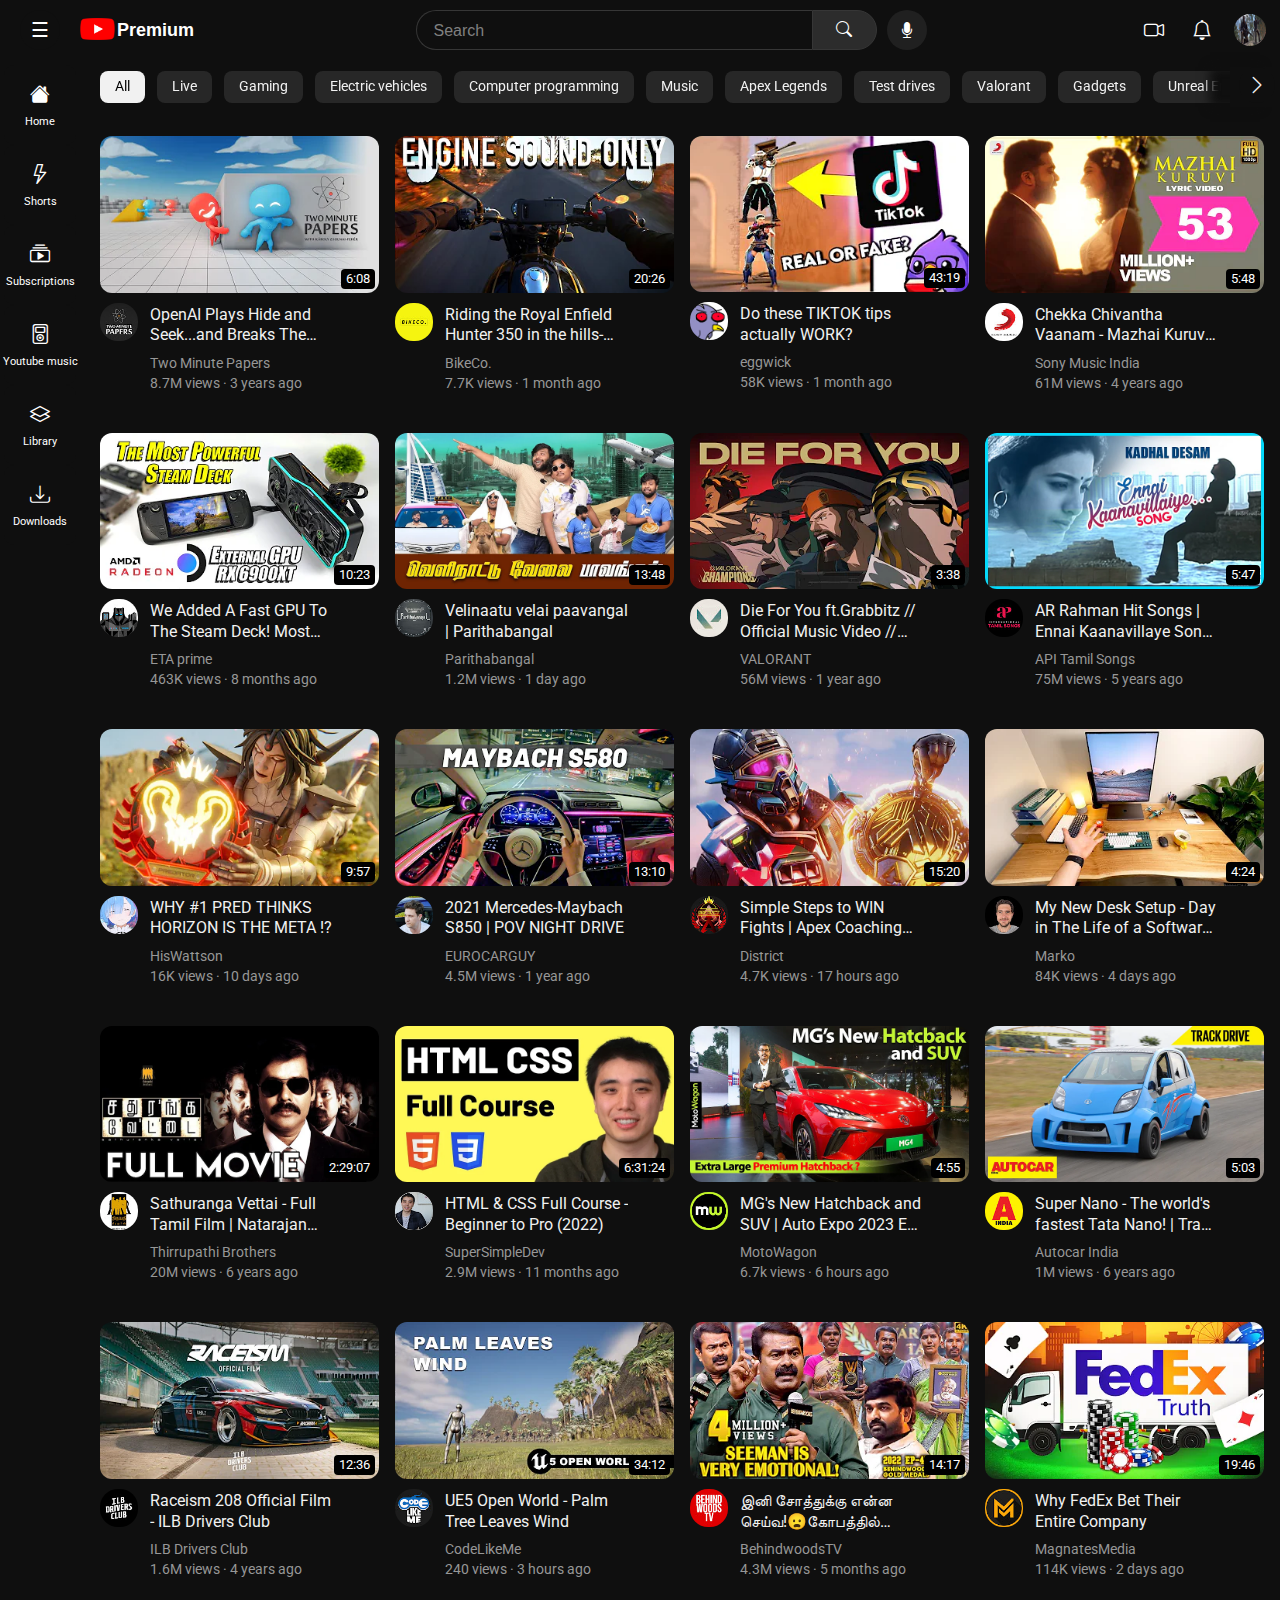
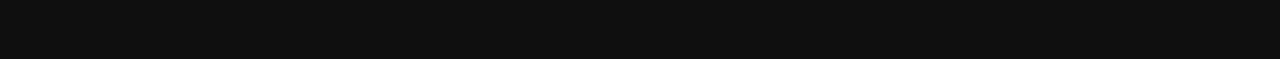
<file: index.html>
<!DOCTYPE html>
<html lang="en">
<head>
    <meta charset="UTF-8">
    <meta http-equiv="X-UA-Compatible" content="IE=edge">
    <meta name="viewport" content="width=device-width, initial-scale=1.0">
    <title>YooTube</title>
    <link rel="icon" href="assets/youtube_icon/youtubelogo.webp">
    <link rel="preconnect" href="https://fonts.googleapis.com">
    <link rel="preconnect" href="https://fonts.gstatic.com" crossorigin>
    <link href="https://fonts.googleapis.com/css2?family=Roboto&display=swap" rel="stylesheet">
    <link href="https://cdn.jsdelivr.net/npm/bootstrap@5.2.3/dist/css/bootstrap.min.css" rel="stylesheet">
    <link rel="stylesheet" href="https://cdn.jsdelivr.net/npm/bootstrap-icons@1.3.0/font/bootstrap-icons.css">
    <link rel='stylesheet' href="CSSfiles/yootube.css">
    <script src="https://code.jquery.com/jquery-3.6.4.min.js" type="text/javascript"></script>
</head>
<body>
    <div class="overlay_layer"></div>
    <div class="main">
        <div class="topbox text-white">
            <div class="brand_div pe-4">
                <div class="logo"><img src="assets/youtube_icon/youtubelogo.webp" alt="youtubelogo" class="youtubelogo"></div>
                <div class="youtube_text">Premium</div></div>
            <div class="search_container d-flex">
            <div class="input_container">
                <input type="text" class="search" placeholder='Search'>
            </div>
            <button class="searchbutton bi-search text-white"></button>
            <span class="voice bi-mic-fill" title="search with your voice"></span></div>
            <div class="wrapper gap-2 d-flex">
                <span class="create bi-camera-video fs-5"></span>
                <span class="notifications bi-bell fs-5"></span>
                <div class="userimgholder px-1"><img src="assets/youtube_icon/userdp.jpg" alt="Userlogo" class="userimg"></div></div>     
        </div>

        <div class="recommended_tags" id="recommended_tags">
            <div class="left position-absolute"><button class="bi-chevron-left" id="move_left_button"></button></div>
            <div class="add_tags d-flex"></div>
            <span class="right position-absolute"><button class="bi-chevron-right" id="move_right_button"></button></span>
        </div>
        
        <button class="expand_navibar fs-5 border-0" id="expand_navibar" >&#9776;</button>
        <div class="navibar">
            <button class="icon"><span class="bi-house-fill fs-5"></span>Home</button>
            <button class="icon"><span class="bi-lightning fs-5"></span>Shorts</button>
            <button class="icon"><span class="bi-collection-play fs-5"></span>Subscriptions</button>
            <button class="icon"><span class="bi-music-player fs-5"></span>Youtube music</button>
            <button class="icon"><span class="bi-layers fs-5"></span>Library</button>
            <button class="icon"><span class="bi-download fs-5"></span>Downloads</button>
        </div>
        <div class="master_container"></div>
    </div>
    <div class="bottom_navibar">
        <button class="bottom_icon"><span class="bi-house-fill fs-5"></span>Home</button>
        <button class="bottom_icon"><span class="bi-lightning fs-5"></span>Shorts</button>
        <button class="bottom_icon"><span class="bi-collection-play fs-5"></span>Subscriptions</button>
        <button class="bottom_icon"><span class="bi-layers fs-5"></span>Library</button>
    </div>
    <div class="extended_navibar">
        <div class="container d-flex align-items-center">
            <button class="collapse_navibar fs-5 border-0 text-white">&#9776;</button>
            <div class="brand_div mt-1">
                <div class="logo mt-1"><img src="assets/youtube_icon/youtubelogo.webp" alt="youtubelogo" class="youtubelogo"></div>
                <div class="youtube_text mt-1">Premium</div></div>
        </div>
        <div class="scroll_contain">
        <div class="contain border-bottom border-dark mx-3 py-3">
        <a href="" class="hidden_buttons bi-house-fill ps-3" id="home"><span class="hb_text px-4">Home</span></a> 
        <a href="" class="hidden_buttons bi-lightning ps-3"><span class="hb_text px-4">Shorts</span></a>
        <a href="" class="hidden_buttons bi-collection-play ps-3"><span class="hb_text px-4">Subscriptions</span></a>
        <a href="" class="hidden_buttons bi-play-btn ps-3"><span class="hb_text px-4">Originals</span></a>
        <a href="" class="hidden_buttons bi-music-player ps-3"><span class="hb_text px-4">Youtube Music</span></a></div>
        <div class="contain border-bottom border-dark mx-3 py-3">
        <a href="" class="hidden_buttons bi-layers ps-3"><span class="hb_text px-4">Library</span></a>
        <a href="" class="hidden_buttons bi-clock-history ps-3"><span class="hb_text px-4">History</span></a>
        <a href="" class="hidden_buttons bi-play ps-3"><span class="hb_text px-4">Your videos</span></a>
        <a href="" class="hidden_buttons bi-clock ps-3"><span class="hb_text px-4">Watch Later</span></a>
        <a href="" class="hidden_buttons bi-download ps-3"><span class="hb_text px-4">Downloads</span></a></div>
        <div class="subs_contain border-bottom border-dark mx-3 pb-3 pt-3">
            <span class="subs_title ps-2">Subscriptions</span>
        </div>
        <div class="contain border-bottom border-dark mx-3 py-3">
            <a href="" class="hidden_buttons bi-gear ps-3"><span class="hb_text px-4">Settings</span></a>
            <a href="" class="hidden_buttons bi-flag ps-3"><span class="hb_text px-4">Report history</span></a>
            <a href="" class="hidden_buttons bi-question-circle ps-3"><span class="hb_text px-4">Help</span></a>
            <a href="" class="hidden_buttons bi-exclamation-square ps-3"><span class="hb_text px-4">Send feedback</span></a>
        </div>
    </div>
    </div>
    <script src="JSfiles/yootube.js"></script>
    <script src="JSfiles/data.js"></script>
</body>
</html>
</file>
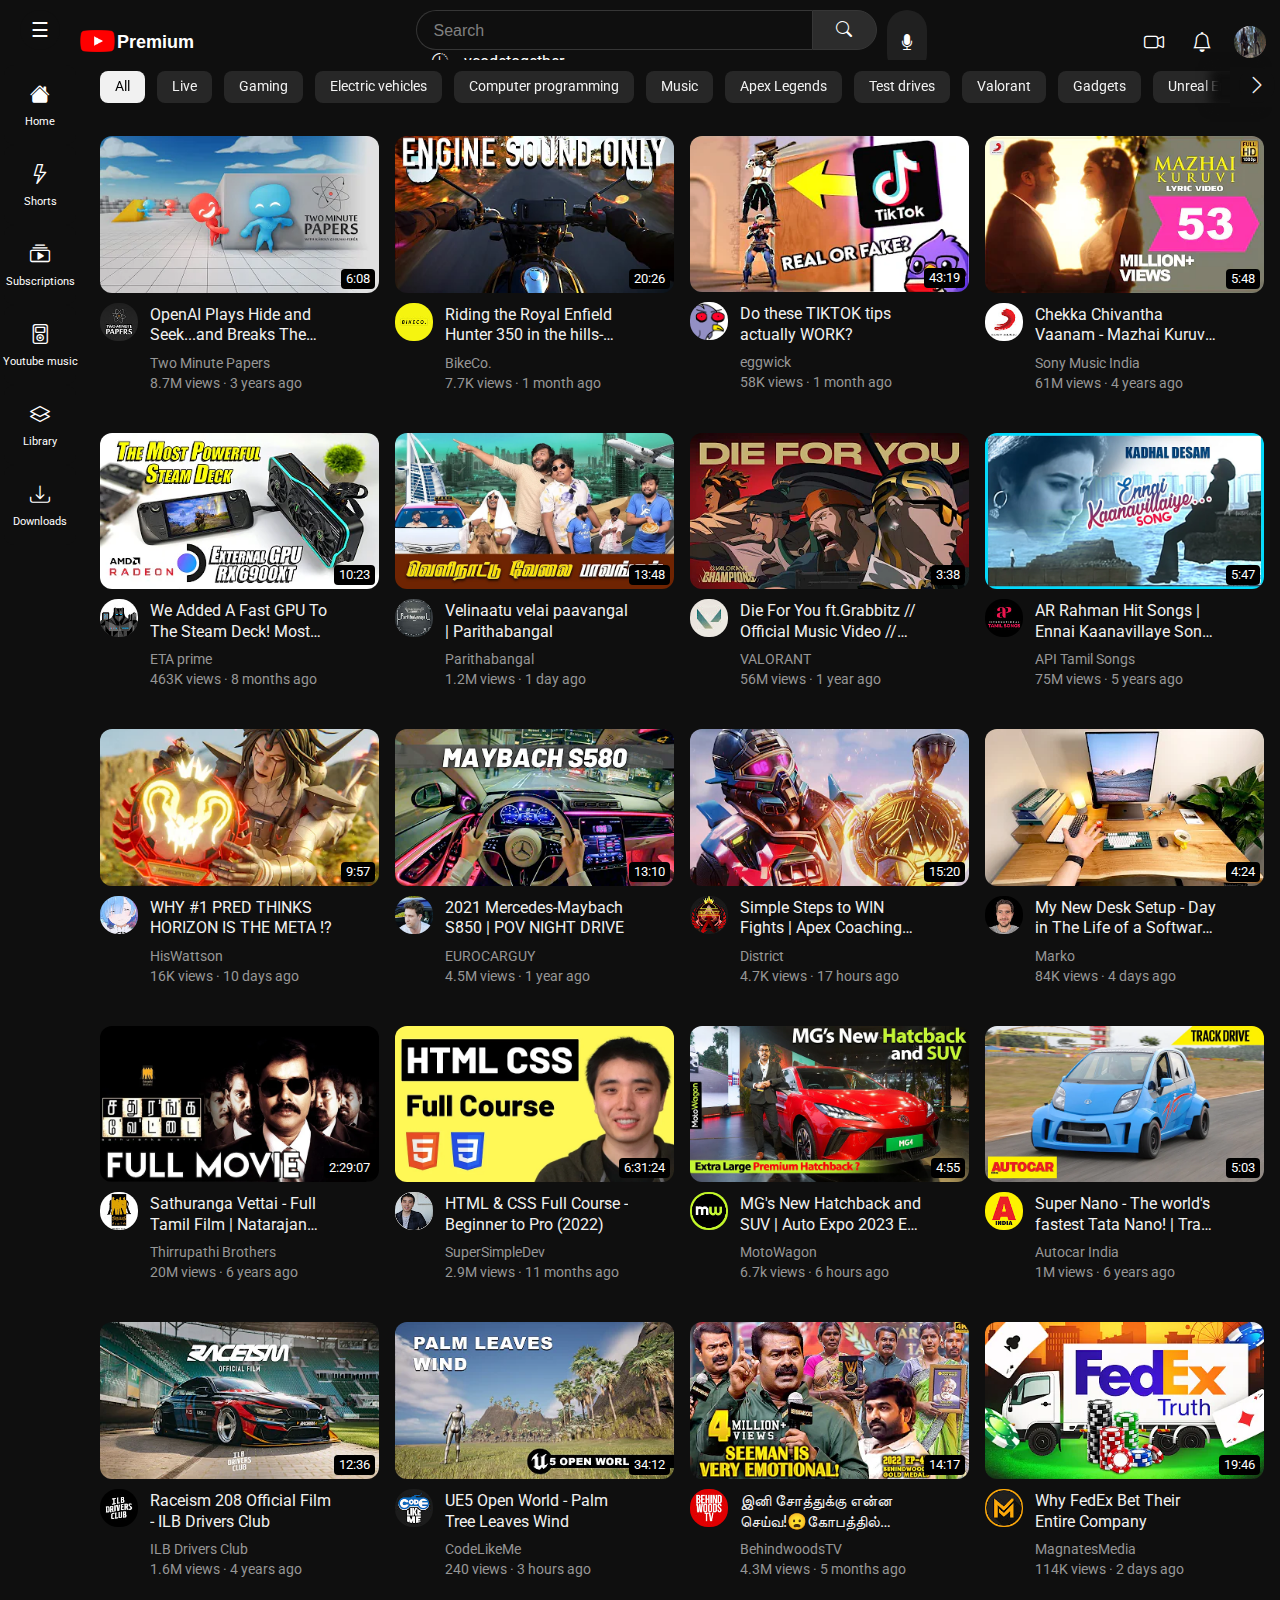
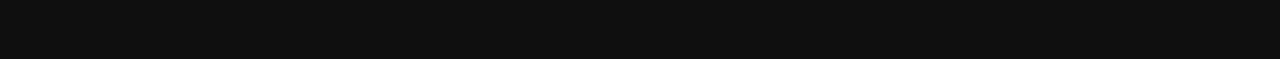
<file: yootube.html>
<!DOCTYPE html>
<html lang="en">
<head>
    <meta charset="UTF-8">
    <meta http-equiv="X-UA-Compatible" content="IE=edge">
    <meta name="viewport" content="width=device-width, initial-scale=1.0">
    <title>YooTube</title>
    <link rel="icon" href="assets/youtube_icon/youtubelogo.webp">
    <link rel="preconnect" href="https://fonts.googleapis.com">
    <link rel="preconnect" href="https://fonts.gstatic.com" crossorigin>
    <link href="https://fonts.googleapis.com/css2?family=Roboto&display=swap" rel="stylesheet">
    <link href="https://cdn.jsdelivr.net/npm/bootstrap@5.2.3/dist/css/bootstrap.min.css" rel="stylesheet">
    <link rel="stylesheet" href="https://cdn.jsdelivr.net/npm/bootstrap-icons@1.3.0/font/bootstrap-icons.css">
    <link rel='stylesheet' href="CSSfiles/yootube.css">
    <script src="http://ajax.googleapis.com/ajax/libs/jquery/1.7.1/jquery.min.js" type="text/javascript"></script>
</head>
<body>
    <div class="overlay_layer"></div>
    <div class="main">
        <div class="topbox text-white">
            <div class="brand_div pe-4">
                <div class="logo"><img src="assets/youtube_icon/youtubelogo.webp" alt="youtubelogo" class="youtubelogo"></div>
                <div class="youtube_text">Premium</div></div>
            <div class="search_container d-flex">
            <div class="input_container"><input type="text" class="search" placeholder='Search'>
                <div class="search_history"><div class="highlight d-block"><span class="bi-clock-history px-3"></span><span>vcodetogether</span></div></div>
            </div>
            <button class="searchbutton bi-search text-white"></button>
            <span class="voice bi-mic-fill" title="search with your voice"></span></div>
            <div class="wrapper gap-2 d-flex">
                <span class="create bi-camera-video fs-5"></span>
                <span class="notifications bi-bell fs-5"></span>
                <div class="userimgholder px-1"><img src="assets/youtube_icon/userdp.jpg" alt="Userlogo" class="userimg"></div></div>     
        </div>

        <div class="recommended_tags" id="recommended_tags">
            <div class="left position-absolute"><button class="bi-chevron-left" id="move_left_button"></button></div>
            <div class="add_tags d-flex"></div>
            <span class="right  position-absolute"><button class="bi-chevron-right" id="move_right_button"></button></span>
        </div>
        
        <button class="expand_navibar fs-5 border-0" id="expand_navibar" >&#9776;</button>
        <div class="navibar">
            <button class="icon"><span class="bi-house-fill fs-5"></span>Home</button>
            <button class="icon"><span class="bi-lightning fs-5"></span>Shorts</button>
            <button class="icon"><span class="bi-collection-play fs-5"></span>Subscriptions</button>
            <button class="icon"><span class="bi-music-player fs-5"></span>Youtube music</button>
            <button class="icon"><span class="bi-layers fs-5"></span>Library</button>
            <button class="icon"><span class="bi-download fs-5"></span>Downloads</button>
        </div>
        <div class="master_container"></div>
    </div>
    <div class="bottom_navibar">
        <button class="bottom_icon"><span class="bi-house-fill fs-5"></span>Home</button>
        <button class="bottom_icon"><span class="bi-lightning fs-5"></span>Shorts</button>
        <button class="bottom_icon"><span class="bi-collection-play fs-5"></span>Subscriptions</button>
        <button class="bottom_icon"><span class="bi-layers fs-5"></span>Library</button>
    </div>
    <div class="extended_navibar">
        <div class="container d-flex align-items-center">
            <button class="collapse_navibar fs-5 border-0 text-white">&#9776;</button>
            <div class="brand_div mt-1">
                <div class="logo mt-1"><img src="assets/youtube_icon/youtubelogo.webp" alt="youtubelogo" class="youtubelogo"></div>
                <div class="youtube_text mt-1">Premium</div></div>
        </div>
        <div class="scroll_contain">
        <div class="contain border-bottom border-dark mx-3 py-3">
        <a href="" class="hidden_buttons bi-house-fill ps-3" id="home"><span class="hb_text px-4">Home</span></a> 
        <a href="" class="hidden_buttons bi-lightning ps-3"><span class="hb_text px-4">Shorts</span></a>
        <a href="" class="hidden_buttons bi-collection-play ps-3"><span class="hb_text px-4">Subscriptions</span></a>
        <a href="" class="hidden_buttons bi-play-btn ps-3"><span class="hb_text px-4">Originals</span></a>
        <a href="" class="hidden_buttons bi-music-player ps-3"><span class="hb_text px-4">Youtube Music</span></a></div>
        <div class="contain border-bottom border-dark mx-3 py-3">
        <a href="" class="hidden_buttons bi-layers ps-3"><span class="hb_text px-4">Library</span></a>
        <a href="" class="hidden_buttons bi-clock-history ps-3"><span class="hb_text px-4">History</span></a>
        <a href="" class="hidden_buttons bi-play ps-3"><span class="hb_text px-4">Your videos</span></a>
        <a href="" class="hidden_buttons bi-clock ps-3"><span class="hb_text px-4">Watch Later</span></a>
        <a href="" class="hidden_buttons bi-download ps-3"><span class="hb_text px-4">Downloads</span></a></div>
        <div class="subs_contain border-bottom border-dark mx-3 pb-3 pt-3">
            <span class="subs_title ps-2">Subscriptions</span>
        </div>
        <div class="contain border-bottom border-dark mx-3 py-3">
            <a href="" class="hidden_buttons bi-gear ps-3"><span class="hb_text px-4">Settings</span></a>
            <a href="" class="hidden_buttons bi-flag ps-3"><span class="hb_text px-4">Report history</span></a>
            <a href="" class="hidden_buttons bi-question-circle ps-3"><span class="hb_text px-4">Help</span></a>
            <a href="" class="hidden_buttons bi-exclamation-square ps-3"><span class="hb_text px-4">Send feedback</span></a>
        </div>
    </div>
    </div>
    <script src="JSfiles/yootube.js"></script>
    <script src="JSfiles/data.js"></script>
</body>
</html>
</file>
<file: CSSfiles/yootube.css>
body{
    background-color: rgb(15, 15, 15);
    font-family: 'Roboto', sans-serif;
    height: 1500px;
}
.overlay_layer{
    z-index:5;
    background-color:black; 
    opacity: 0;
    width: 100%; 
    height:inherit; 
    position: absolute; 
    pointer-events: none;
}

.main{
    background-color:rgb(15, 15, 15);
}

.topbox{
    position: fixed;
    z-index: 1;
    display:flex;
    padding: 10px 0px 10px 80px;
    width: 100%;
    justify-content: space-between;
    align-items: center;
    background-color: inherit;
}
.brand_div{
    display: flex;
    justify-content: center;
}
.brand_div:hover{
    cursor: pointer;
}
.youtubelogo{
    width: 35px;
    height: 22px;
    margin-right: 2px;
}
.youtube_text{
    font-family: sans-serif;
    font-weight: bold;
    font-size: 18px;
    color: white;
}

.search_container{
    width: 55%;
    background-color: inherit;
    justify-content: center;
}
.input_container{
    width: 60%;
    position:relative;
    max-width: 550px;
}
.search{
    background-color: inherit;
    border:solid 1px;
    border-color: rgb(54, 54, 54);
    border-width: 1px 0px 1px 1px;
    width: 100%;
    max-width: 550px;
    height: 40px;
    border-radius: 100px 0px 0px 100px;
    text-indent: 15px;
    color: rgb(241,241,241);
}
.search::placeholder{
    font-family: sans-serif;
    color: gray;
}
.search:focus{
    outline: none;
    border: solid 1px rgb(70, 100, 182);
}
.searchbutton{
    background-color: rgb(44, 44, 44);
    min-width: 65px;
    height: 40px;
    border: solid 1px;
    border-color: rgb(54, 54, 54);
    border-radius: 0px 100px 100px 0px;
}

.voice, .create, .notifications{
    min-width: 40px;
    min-height: 40px;
    border-radius: 100px;
    display: flex;
    justify-content: center;
    align-items: center;
    cursor: pointer;
}
.voice{
    background-color: rgb(32, 32, 32);
    position: relative;
    margin-left: 10px;
}

.userimg{
    width: 32px;
    height: 32px;
    border-radius: 100px;
    cursor: pointer;
}
.wrapper{
    background-color: inherit;
    padding: 0px 10px 0px 10px;
    align-items: center;
}

.recommended_tags{
    position: fixed;
    display: flex;
    align-items: center;
    background-color: inherit;
    width: 100%;
    height: 54px;
    margin-top: 60px;
    z-index: 1;
}
.left{
    position: relative;
    display: flex;
    justify-content: flex-start;
    left: 240px;
    width: 50px;
    height: 40px;
    background-color: inherit;
    box-shadow:20px 0px 10px 0px rgb(15,15,15);
}
.right{
    position: relative;
    display: flex;
    right: 0px;
    justify-content: end;
    width: 50px;
    height: 40px;
    background-color: inherit;
    box-shadow:-20px 0px 10px 0px rgb(15,15,15);
}
#move_left_button{
    margin-left:5px;
    display: none;
}
#move_right_button{
    margin-right: 5px;
    display: flex;
}
#move_left_button,#move_right_button{
    z-index: 2;
    color:rgb(241,241,241);
    min-width: 36px;
    height: 36px;
    border: none;
    border-radius: 100px;
    align-items: center;
    justify-content:center;
    font-size: 20px;
    background-color: inherit;
    top: 10px;
}

#move_left_button:hover, #move_right_button:hover{
    background-color:rgb(44, 44, 44);
}

.expand_navibar{
    position: fixed;
    top: 10px;
    left : 20px;
    z-index: 2;
    color: white;
    align-items: center;
    background-color: inherit;
    border-radius: 100px;
    width: 40px;
    height: 40px;
    display: flex;
    justify-content: center;
}
.navibar{
    position: fixed;
    display:flex;
    z-index: 1;
    background-color:inherit;
    width: 80px;
    height: 100%;
    flex-direction: column;
    align-items: center;
}
.icon{
    position: relative;
    background-color: inherit;
    color: white;
    display:flex;
    flex-direction: column;
    align-items: center;
    justify-content: center;
    font-size: 11px;
    border: none;
    gap: 5px;
    border-radius: 10px;
    width: 72px;
    height: 80px;
    white-space: nowrap;
}
button.icon:first-child{
    margin-top:65px;
}
.icon:hover, .expand_navibar:hover, .voice:hover, .create:hover, .notifications:hover{
    background-color: rgb(44, 44, 44);
}
.extended_navibar{
    position: fixed;
    z-index: 6;
    width: 240px;
    height: 100%;
    margin-left: 0px;
    background-color: rgb(19, 18, 18);
}
.scroll_contain{ width: 100%; height: 94%; overflow-y: hidden;}
.scroll_contain:hover{
    overflow-y: scroll;
    scroll-behavior: contain;
}
.collapse_navibar{
    margin: 4px 20px 0px 2px;
    border-radius: 100px;
    width: 40px;
    height: 40px;
    display: flex;
    justify-content: center;
    align-items: center;
    background-color: inherit;
}
.collapse_navibar:hover{background-color: rgb(44, 44, 44);}

.container{
    padding: 4px 10px 10px 18px;
}
.hidden_buttons{
    background-color:inherit;
    color: white;
    text-decoration: none;
    border-radius: 10px;
    display: flex;
    width: 190px;
    height: 38px;
    align-items: center;
    justify-content: start;
    font-size: 20px;
}
.hidden_buttons:hover{
    background-color: rgb(44, 44, 44);
    color: white;
}
.hb_text{
    font-size: 14px;
}
#home{
    background-color: rgb(44, 44, 44);
}
.subs_title{color: white; font-size: 14px;}
.subs{
    width: 190px;
    color: white;
    font-size: 14px;
    border-radius: 10px;
    padding: 8px 0px 8px 16px;
    cursor: pointer;
}
.subs_image{
    width: 24px;
    height: 24px;
    border-radius: 100px;
}

.bottom_navibar{
    position:fixed;
    display:none;
    justify-content: space-around;
    left:0px;
    bottom: 0px;
    width: 100%;
    height: 60px;
    background-color: inherit; 
    padding: 6px;
}
.bottom_icon{
    background-color: inherit;
    color: white;
    display:flex;
    flex-direction: column;
    align-items: center;
    justify-content: center;
    font-size: 11px;
    border: none;
    border-radius: 10px;
    white-space: nowrap;
}

.master_container{
    position: absolute;
    display: grid;
    grid-template-columns: 1fr 1fr 1fr 1fr;
    column-gap: 16px;
    row-gap: 40px;
    width: 100%;
    background-color: inherit;
    padding-top: 136px;
    padding-right: 16px;
    padding-bottom: 80px;
}

.video{
    color:rgba(241,241,241);
}
.video:hover{
    cursor: pointer;
}
.thumbnail_container{
    position: relative;
    width: 100%;
}
.thumbnail_image{
    width: 100%;
    border-radius: 12px;
}
.duration{
    height: 20px;
    position: absolute;
    background-color: black;
    color: white;
    bottom: 4px;
    right: 4px;
    border-radius: 4px;
    font-size: 13px;
    padding: 0px 5px 0px 5px;
}
.bottom_container{
    display: flex;
    width: 100%;
}
.channel_dp_container{
    padding: 10px 12px 0px 0px;
}
.dp_image{
    border-radius: 18px;
    width: 38px;
    height: 38px;
}
.details_container{
    display: block;
    width: 100%;
    line-height: 20px;
}
.title_button_container{
    display: flex;
    align-items: flex-start;
}
.video_title{
    display: inline;
    display: -webkit-box;
    -webkit-line-clamp: 2;
    -webkit-box-orient: vertical;
    line-height: 1.3;
    text-overflow: ellipsis;
    overflow: hidden;
    width: 80%;
    height: 40px;
    font-size: 16px;
}
.action_menu{
    display: flex;
    justify-content: center;
    align-items: center;
    padding: 10px;
    width: 38px;
    height: 38px;
    border-radius: 100px;
    background-color: inherit;
    border: none;
    color: rgb(241,241,241);
    visibility: hidden;
}
.action_menu:active{
    border: solid 1px rgb(172, 172, 172);
    background-color: rgb(46, 46, 46);
    transition: background-color .2s;
}

.channel_name,.views{
    font-size: 14px;
    color: rgb(151, 151, 151);
    line-height: 2px;
    white-space: nowrap;
}

/* media queries */

/* mobile phone */

@media (max-width:590px) and (max-device-width:767px){
    .master_container{
        grid-template-columns: 100%;
        padding-left:0 !important;
        padding-right: 0;
    }
    .thumbnail_container,.thumbnail_image{ 
        border-radius : 0px;
    }
    .views_container{display: flex; gap:6px;}
}

@media (min-width: 590px) and (max-device-width:767px){
    .master_container{
        grid-template-columns: 1fr 1fr;
        padding-left:10px !important;
        padding-right: 10px;
    }
}

@media (max-width:767px) and (max-device-width:767px){
    .topbox,.recommended_tags{ 
        padding-left: 10px !important;
        position: absolute;
        overflow: hidden;
    }
    .expand_navibar{ 
        display: none;
    }
    .bottom_navibar{
        display: flex;
    }
    .title_button_container{
        justify-content: space-between;
    }
    .action_menu{
        visibility: visible;
    }
    .master_container{
        overflow: hidden;
    }
}

@media (max-width:791px),(max-device-width:767px){
    .navibar{ display : none;}
    .left{ left: 0px !important;}
    .right{ right : 0px;}
}

@media (max-width : 767px) {
    .voice,.create,.notifications{display:none;}
}

/* desktops */

@media (max-width:720px) and (min-device-width:768px){
    .master_container{
        grid-template-columns: 376px !important;
        justify-content: center;
    }
    .video{
        width: 376px;
        height: 342px;
    }
}

@media (max-width:791px) and (min-device-width:768px){
    .master_container, .recommended_tags{
        padding-left: 24px !important;
    }
}

@media (min-width:512px) and (max-width:887px) and (min-device-width:768px){
    .master_container{
        grid-template-columns: 1fr 1fr;
    }
}

@media (min-width: 888px) and (max-width:1142px){
    .master_container{
        grid-template-columns: 1fr 1fr 1fr;
    }
}

@media (max-width:1312px){
    .master_container,.recommended_tags{
        padding-left: 100px;
    }
}
@media (min-width:1313px) {
    .extended_navibar{
        background-color: rgb(21,21,21);
    }
}

@media(min-width:1786px){
    .master_container{
        justify-content: center;
        grid-template-columns: 360px 360px 360px 360px;
    }
}

@media(min-width:1900px){
    .master_container{ grid-template-columns: 1fr 1fr 1fr 1fr 1fr;}
}

*::-webkit-scrollbar {
    width: 16px;
}

*::-webkit-scrollbar-track {
    border-radius: 8px;
}

*::-webkit-scrollbar-thumb {
    height: 56px;
    border-radius: 8px;
    border: 4px solid transparent;
    background-clip: content-box;
    background-color: #888;
}

*::-webkit-scrollbar-thumb:hover {
    background-color: #555;
}

@keyframes fadeIn {
    0% { opacity: 0; }
    100% { opacity: 1; }
  }

  @keyframes fadeOut {
    0% { opacity: 1; }
    100% { opacity: 0; }
  }
</file>
